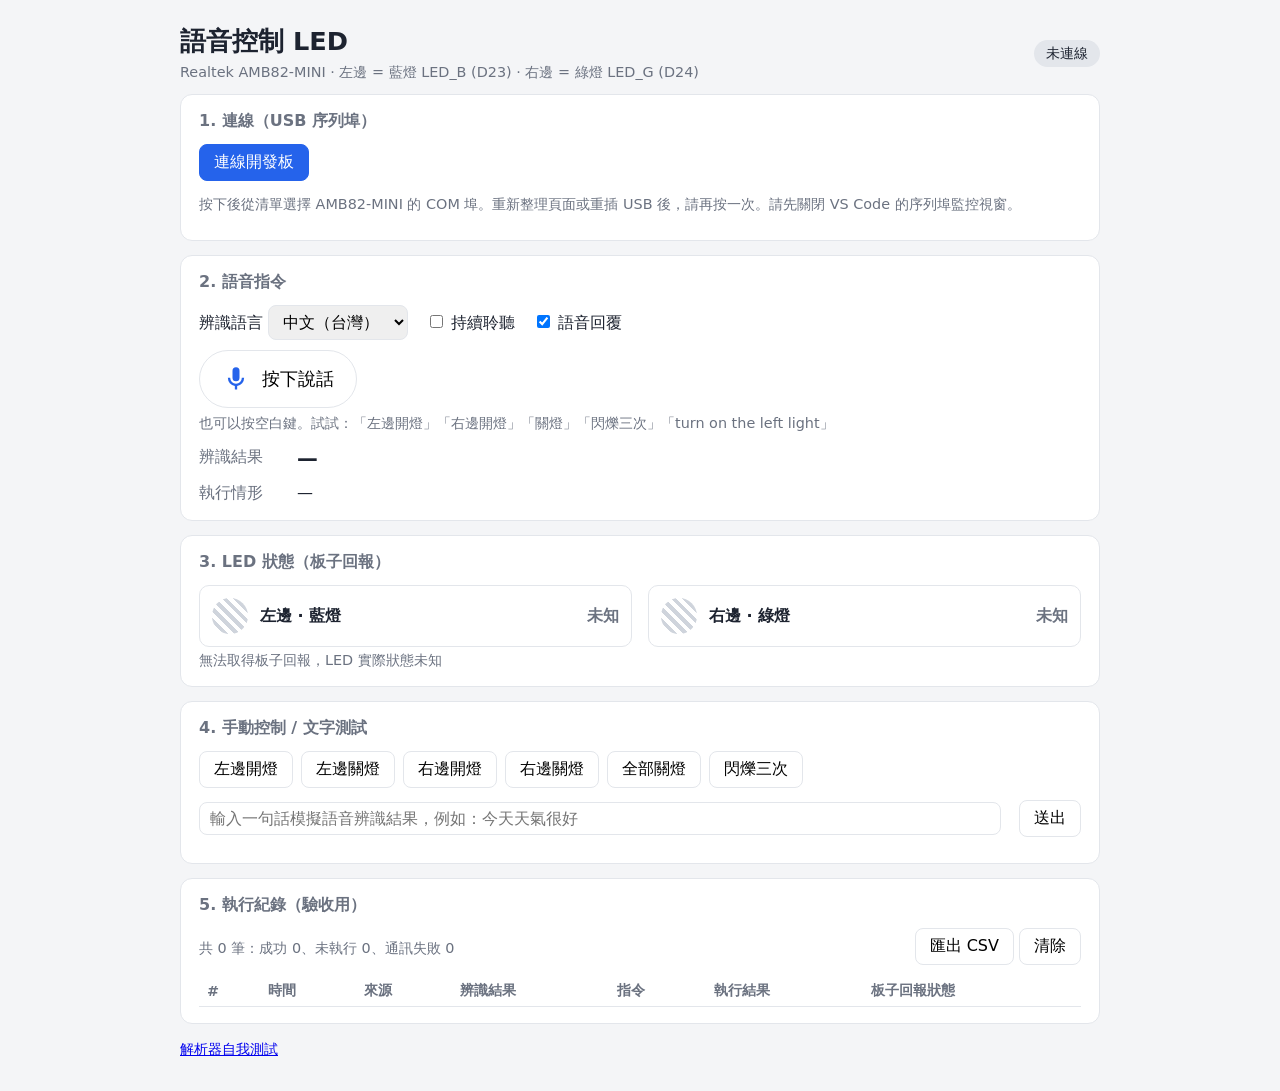
<file: web/index.html>
<!DOCTYPE html>
<html lang="zh-Hant">
<head>
  <meta charset="utf-8">
  <meta name="viewport" content="width=device-width, initial-scale=1">
  <title>語音控制 LED · AMB82-MINI</title>
  <link rel="stylesheet" href="style.css">
</head>
<body>
  <header>
    <div>
      <h1>語音控制 LED</h1>
      <p class="sub">Realtek AMB82-MINI · 左邊 = 藍燈 LED_B (D23) · 右邊 = 綠燈 LED_G (D24)</p>
    </div>
    <span id="connection" class="pill">未連線</span>
  </header>

  <main>
    <section class="card settings">
      <h2>1. 連線（USB 序列埠）</h2>
      <div class="row">
        <button id="connectBtn" class="primary">連線開發板</button>
        <span class="hint">按下後從清單選擇 AMB82-MINI 的 COM 埠。重新整理頁面或重插 USB 後，請再按一次。請先關閉 VS Code 的序列埠監控視窗。</span>
      </div>
    </section>

    <div id="notice" class="notice" hidden></div>

    <section class="card voice">
      <h2>2. 語音指令</h2>
      <div class="row">
        <label>辨識語言
          <select id="lang">
            <option value="zh-TW">中文（台灣）</option>
            <option value="en-US">English (US)</option>
          </select>
        </label>
        <label><input type="checkbox" id="continuous"> 持續聆聽</label>
        <label><input type="checkbox" id="speakBack" checked> 語音回覆</label>
      </div>
      <button id="mic" class="mic" aria-label="按下說話">
        <svg viewBox="0 0 24 24" aria-hidden="true"><path d="M12 14a3 3 0 0 0 3-3V5a3 3 0 0 0-6 0v6a3 3 0 0 0 3 3Zm5-3a5 5 0 0 1-10 0H5a7 7 0 0 0 6 6.92V21h2v-3.08A7 7 0 0 0 19 11h-2Z"/></svg>
        <span id="micLabel">按下說話</span>
      </button>
      <p id="micHint" class="hint">也可以按空白鍵。試試：「左邊開燈」「右邊開燈」「關燈」「閃爍三次」「turn on the left light」</p>

      <dl class="result">
        <dt>辨識結果</dt><dd id="recognized">—</dd>
        <dt></dt><dd id="alternatives" class="hint"></dd>
        <dt>執行情形</dt><dd id="parsed">—</dd>
      </dl>
    </section>

    <section class="card leds">
      <h2>3. LED 狀態（板子回報）</h2>
      <div class="led-row">
        <div id="ledBlue" class="led blue unknown"><div class="bulb"></div><b>左邊 · 藍燈</b><span class="state">未知</span></div>
        <div id="ledGreen" class="led green unknown"><div class="bulb"></div><b>右邊 · 綠燈</b><span class="state">未知</span></div>
      </div>
      <p id="ledSource" class="hint">無法取得板子回報，LED 實際狀態未知</p>
    </section>

    <section class="card manual">
      <h2>4. 手動控制 / 文字測試</h2>
      <div class="buttons">
        <button data-cmd="BLUE_ON">左邊開燈</button>
        <button data-cmd="BLUE_OFF">左邊關燈</button>
        <button data-cmd="GREEN_ON">右邊開燈</button>
        <button data-cmd="GREEN_OFF">右邊關燈</button>
        <button data-cmd="ALL_OFF">全部關燈</button>
        <button data-cmd="BLINK_ALL">閃爍三次</button>
      </div>
      <form id="textForm" class="row">
        <input id="textInput" placeholder="輸入一句話模擬語音辨識結果，例如：今天天氣很好" autocomplete="off">
        <button type="submit">送出</button>
      </form>
    </section>

    <section class="card log">
      <h2>5. 執行紀錄（驗收用）</h2>
      <div class="row between">
        <span id="logSummary" class="hint"></span>
        <span>
          <button id="exportBtn">匯出 CSV</button>
          <button id="clearBtn">清除</button>
        </span>
      </div>
      <div class="table-wrap">
        <table>
          <thead><tr><th>#</th><th>時間</th><th>來源</th><th>辨識結果</th><th>指令</th><th>執行結果</th><th>板子回報狀態</th></tr></thead>
          <tbody id="logBody"></tbody>
        </table>
      </div>
    </section>
  </main>

  <footer><a href="test.html">解析器自我測試</a></footer>

  <script src="commands.js"></script>
  <script src="app.js"></script>
</body>
</html>
</file>
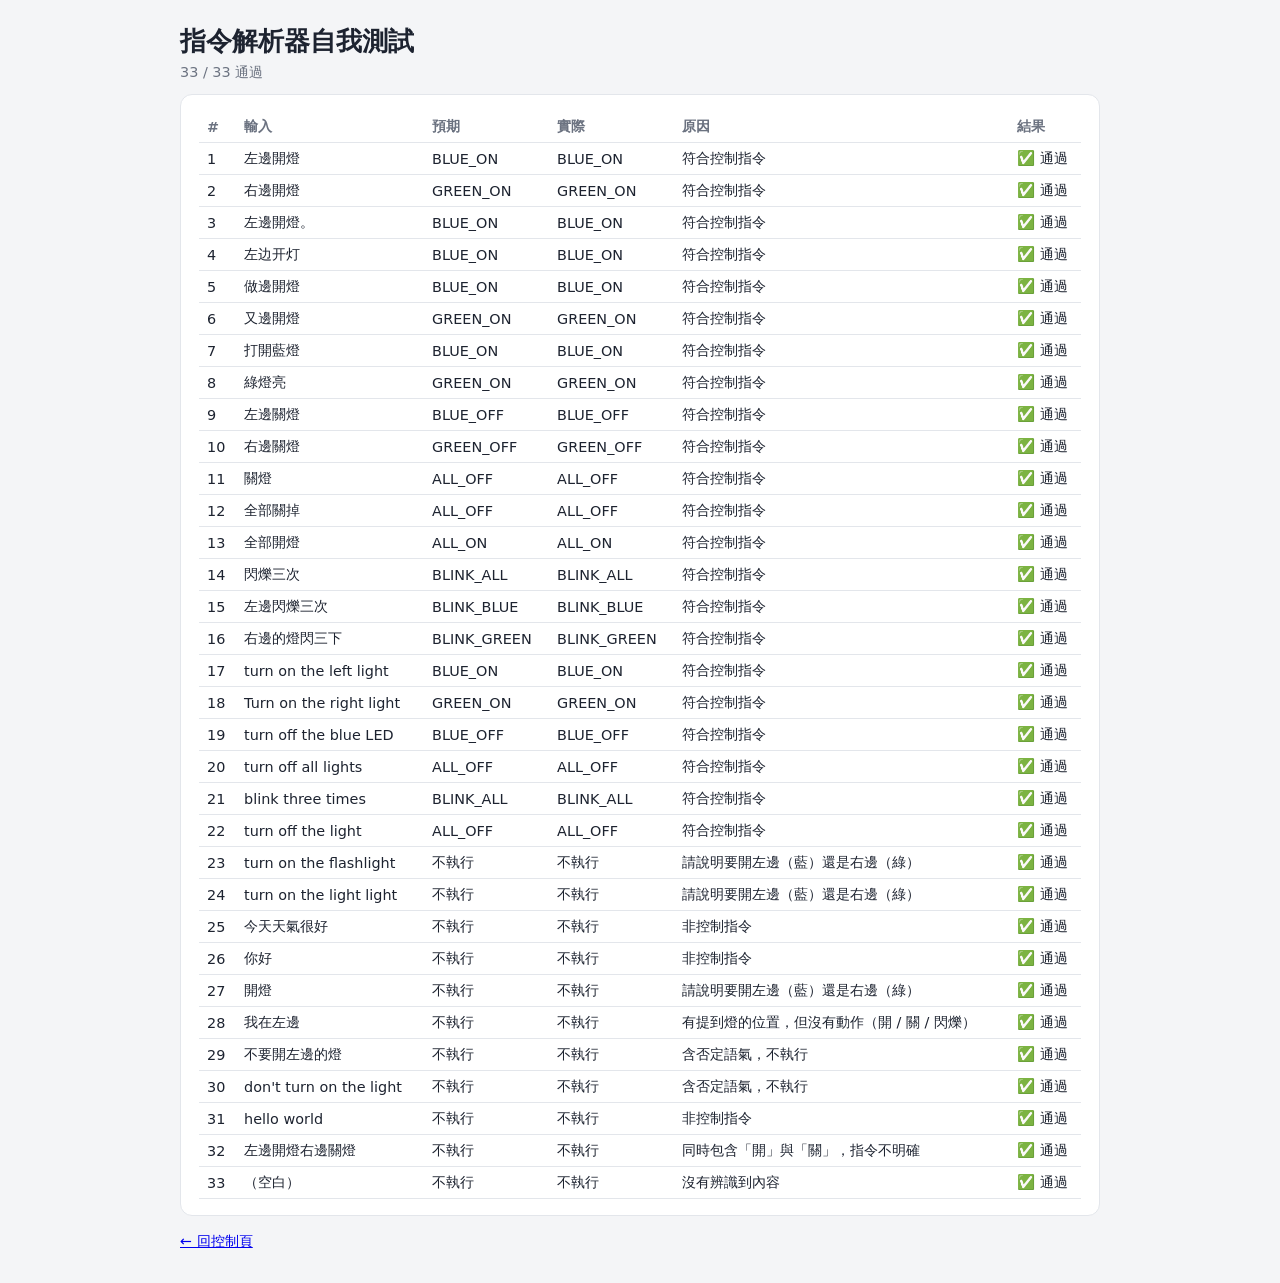
<file: web/test.html>
<!DOCTYPE html>
<html lang="zh-Hant">
<head>
  <meta charset="utf-8">
  <meta name="viewport" content="width=device-width, initial-scale=1">
  <title>解析器自我測試</title>
  <link rel="stylesheet" href="style.css">
</head>
<body>
  <header><div><h1>指令解析器自我測試</h1><p id="summary" class="sub"></p></div></header>
  <main>
    <section class="card">
      <div class="table-wrap">
        <table>
          <thead><tr><th>#</th><th>輸入</th><th>預期</th><th>實際</th><th>原因</th><th>結果</th></tr></thead>
          <tbody id="body"></tbody>
        </table>
      </div>
    </section>
  </main>
  <footer><a href="index.html">← 回控制頁</a></footer>
  <script src="commands.js"></script>
  <script>
    let passed = 0;
    document.getElementById('body').innerHTML = PARSER_CASES.map(([input, expected], i) => {
      const actual = parseCommand(input);
      const ok = actual.cmd === expected;
      if (ok) passed++;
      return `<tr class="${ok ? '' : 'error'}"><td>${i + 1}</td><td>${input || '（空白）'}</td>
        <td>${expected ?? '不執行'}</td><td>${actual.cmd ?? '不執行'}</td><td>${actual.reason}</td>
        <td>${ok ? '✅ 通過' : '❌ 失敗'}</td></tr>`;
    }).join('');
    document.getElementById('summary').textContent = `${passed} / ${PARSER_CASES.length} 通過`;
  </script>
</body>
</html>
</file>
<file: web/style.css>
:root {
  --bg: #f4f5f7;
  --card: #ffffff;
  --text: #1d2330;
  --muted: #6b7280;
  --line: #e3e6eb;
  --accent: #2563eb;
  --ok: #15803d;
  --ok-bg: #e8f6ec;
  --warn: #a16207;
  --warn-bg: #fdf6e3;
  --error: #b91c1c;
  --error-bg: #fdecec;
  --blue-led: #3b82f6;
  --green-led: #22c55e;
  --off-led: #cfd4dc;
  font-family: system-ui, "Microsoft JhengHei", "PingFang TC", sans-serif;
  color: var(--text);
  background: var(--bg);
}

body { margin: 0; padding: 0 16px 32px; }
header, main, footer { max-width: 920px; margin: 0 auto; }
header { display: flex; justify-content: space-between; align-items: center; gap: 12px; padding: 24px 0 12px; flex-wrap: wrap; }
h1 { margin: 0; font-size: 1.6rem; }
h2 { margin: 0 0 12px; font-size: 1rem; color: var(--muted); font-weight: 600; }
.sub, .hint { color: var(--muted); font-size: 0.9rem; margin: 4px 0 0; }
footer { padding-top: 16px; font-size: 0.9rem; }

main { display: grid; gap: 14px; }
.card { background: var(--card); border: 1px solid var(--line); border-radius: 12px; padding: 16px 18px; }
.row { display: flex; flex-wrap: wrap; align-items: center; gap: 10px 18px; margin-bottom: 10px; }
.row.between { justify-content: space-between; }

input, select, button { font: inherit; }
input:not([type]), input[type=text], select { padding: 6px 10px; border: 1px solid var(--line); border-radius: 8px; }
#textInput { flex: 1; min-width: 0; }
button { padding: 7px 14px; border: 1px solid var(--line); background: #fff; border-radius: 8px; cursor: pointer; }
button:hover { border-color: var(--accent); }
button.primary { background: var(--accent); border-color: var(--accent); color: #fff; }

.pill { padding: 4px 12px; border-radius: 999px; background: var(--line); font-size: 0.9rem; }
.pill.ok { background: var(--ok-bg); color: var(--ok); }
.pill.error { background: var(--error-bg); color: var(--error); }

.notice { padding: 10px 14px; border-radius: 10px; }
.notice.ok { background: var(--ok-bg); color: var(--ok); }
.notice.warn { background: var(--warn-bg); color: var(--warn); }
.notice.error { background: var(--error-bg); color: var(--error); font-weight: 600; }

.mic { display: flex; align-items: center; gap: 12px; margin: 6px 0; padding: 14px 22px; font-size: 1.1rem; border-radius: 999px; }
.mic svg { width: 28px; height: 28px; fill: var(--accent); }
.mic.active { background: var(--error-bg); border-color: var(--error); animation: pulse 1.2s infinite; }
.mic.active svg { fill: var(--error); }
@keyframes pulse { 50% { box-shadow: 0 0 0 8px rgba(185, 28, 28, 0.12); } }

.result { display: grid; grid-template-columns: 5.5em 1fr; gap: 6px 10px; margin: 14px 0 0; }
.result dt { color: var(--muted); }
.result dd { margin: 0; }
#recognized { font-size: 1.3rem; font-weight: 600; }

.tag { display: inline-block; padding: 1px 8px; border-radius: 6px; background: var(--line); font-family: ui-monospace, Consolas, monospace; font-size: 0.85rem; }
.tag.ok { background: var(--ok-bg); color: var(--ok); }
.tag.warn { background: var(--warn-bg); color: var(--warn); }
.tag.error { background: var(--error-bg); color: var(--error); }

.led-row { display: flex; gap: 16px; flex-wrap: wrap; }
.led { flex: 1; min-width: 150px; display: flex; align-items: center; gap: 12px; padding: 12px; border: 1px solid var(--line); border-radius: 10px; }
.led .bulb { width: 36px; height: 36px; border-radius: 50%; background: var(--off-led); transition: background 0.15s, box-shadow 0.15s; }
.led.blue.on .bulb { background: var(--blue-led); box-shadow: 0 0 16px var(--blue-led); }
.led.green.on .bulb { background: var(--green-led); box-shadow: 0 0 16px var(--green-led); }
.led.blinking .bulb { animation: blink 0.5s steps(2) infinite; }
.led.unknown .bulb { background: repeating-linear-gradient(45deg, var(--off-led) 0 4px, #fff 4px 8px); }
.led .state { margin-left: auto; font-weight: 700; }
.led.unknown .state { color: var(--muted); }
@keyframes blink { 50% { opacity: 0.25; } }

.buttons { display: flex; flex-wrap: wrap; gap: 8px; margin-bottom: 12px; }

.table-wrap { overflow-x: auto; }
table { width: 100%; border-collapse: collapse; font-size: 0.9rem; }
th, td { padding: 6px 8px; border-bottom: 1px solid var(--line); text-align: left; white-space: nowrap; }
th { color: var(--muted); font-weight: 600; }
tr.skip td { color: var(--warn); }
tr.error td { color: var(--error); }
</file>
